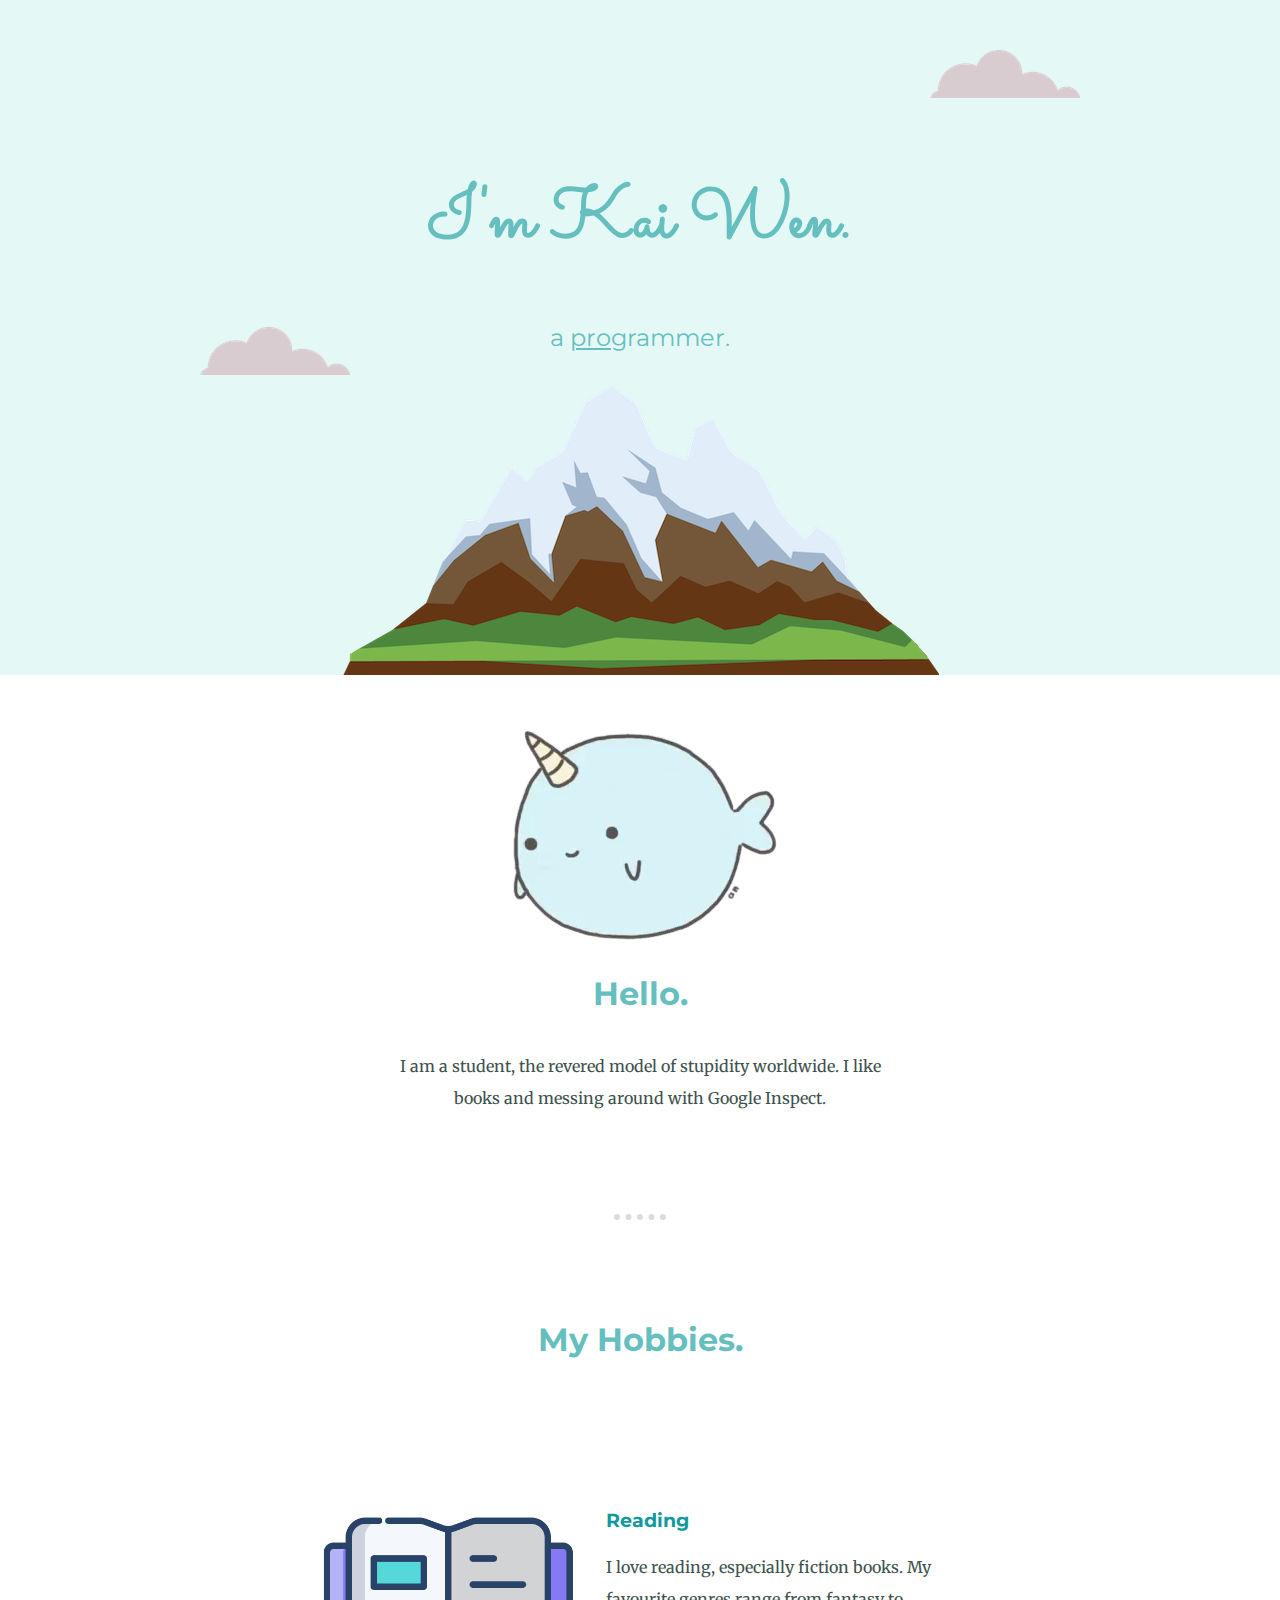
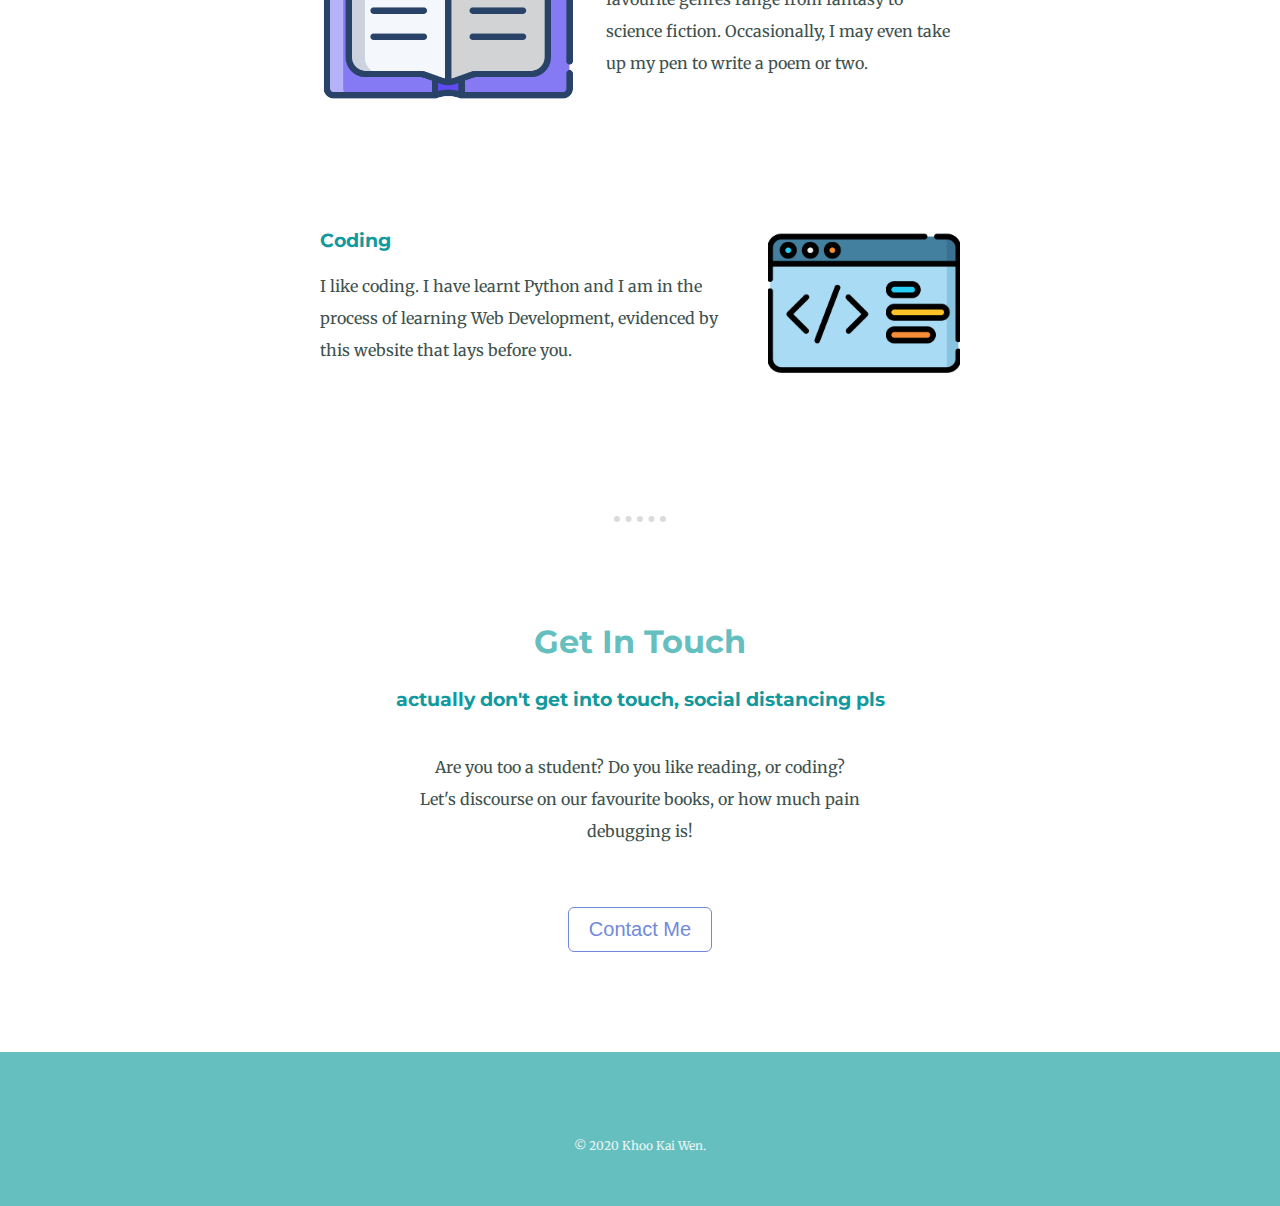
<file: CSS - My Site/index.html>
<!DOCTYPE html>
<html lang="en" dir="ltr">

<head>
  <meta charset="utf-8">
  <title>Khoo Kai Wen - Web Designer</title>
  <link rel="stylesheet" href="CSS/styles.css">
  <link href="https://fonts.googleapis.com/css2?family=Merriweather&family=Montserrat&family=Sacramento&display=swap" rel="stylesheet">

  <!--Favicon-->
  <link rel="apple-touch-icon" sizes="180x180" href="whale/apple-touch-icon.png">
  <link rel="icon" type="image/png" sizes="32x32" href="whale/favicon-32x32.png">
  <link rel="icon" type="image/png" sizes="16x16" href="whale/favicon-16x16.png">
  <link rel="manifest" href="whale/site.webmanifest">
</head>

<body>
  <div class="top-container">
    <img class="top-cloud" src="images/cloud.png" alt="cloud-image">
    <h1>I'm Kai Wen.</h1>
    <h2 class="subtitle">a <span class="pro">pro</span>grammer.</h2>
    <img class="bottom-cloud" src="images/cloud.png" alt="cloud-image">
    <br>
    <img class="" src="images/mountain.png" alt="mountain-image">
  </div>
  <br><br>
  <div class="middle-container">
    <div class="profile">
      <img src="images/awesomecute narwhal.png" alt="narwhal.png">
      <h2>Hello.</h2>
      <p class="about">I am a student, the revered model of stupidity worldwide. I like books and messing around with Google Inspect.</p>
    </div>
    <hr>
    <div class="skills" style="">
      <h2 style="margin-top: 100px;">My Hobbies.</h2>
      <div class="skill-row">
        <img class="book-img" src="images/book.png" alt="book.png" width="256px" height="200px">
        <h3>Reading</h3>
        <p>I love reading, especially fiction books. My favourite genres range from fantasy to science fiction. Occasionally, I may even take up my pen to write a poem or two.</p>
      </div>
      <div class="skill-row">
        <img class="code-img" src="images/code.png" alt="code.png" width="256px" height="230px">
        <h3>Coding</h3>
        <p>I like coding. I have learnt Python and I am in the process of learning Web Development, evidenced by this website that lays before you.</p>
      </div>
    </div>
    <hr>
    <div class="contact-me">
      <h2>Get In Touch</h2>
      <h3>actually don't get into touch, social distancing pls</h3>
      <p style="margin: 40px auto 60px; width:35%">Are you too a student? Do you like reading, or coding? Let's discourse on our favourite books, or how much pain debugging is!</p>
      <button class="btn">Contact Me</button>
    </div>
  </div>


  <div class="bottom-container">
    <!--<a class="footer-link" href="https://www.linkedin.com/">LinkedIn</a>
    <a class="footer-link" href="https://twitter.com/">Twitter</a>
    <a class="footer-link" href="https://www.appbrewery.co/">Website</a>-->
    <p style="color: #EAF6F6; font-size: 0.75rem; padding: 20px 0;">© 2020 Khoo Kai Wen.</p>
  </div>

</body>

</html>
</file>
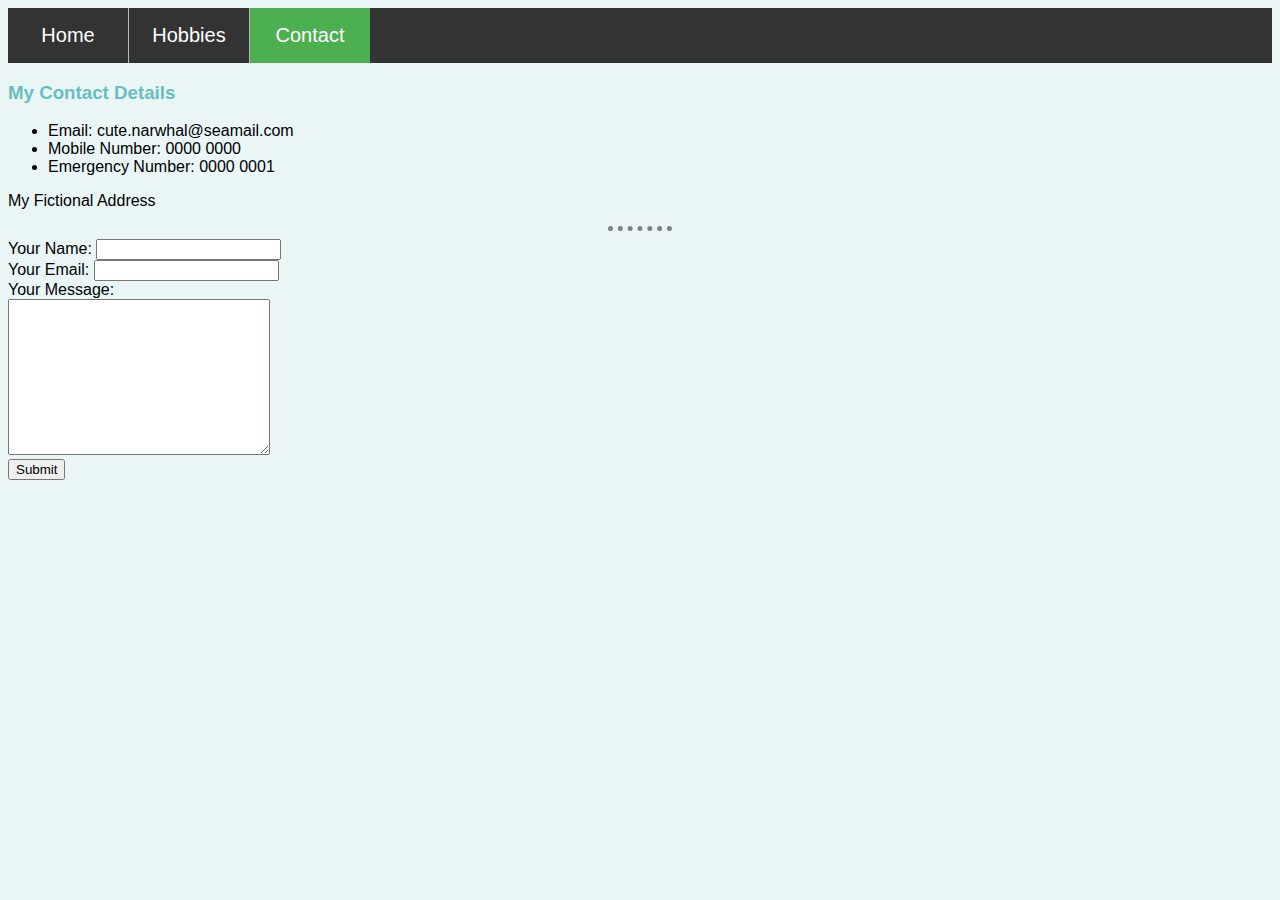
<file: HTML - Personal Site/contact.html>
<!DOCTYPE html>
<html lang="en" dir="ltr">
  <head>
    <meta charset="utf-8">
    <title>➳Contact Details➳</title>
    <link rel="stylesheet" href="css/styles.css">
    <link rel="apple-touch-icon" sizes="180x180" href="K/apple-touch-icon.png">
    <link rel="icon" type="image/png" sizes="32x32" href="K/favicon-32x32.png">
    <link rel="icon" type="image/png" sizes="16x16" href="K/favicon-16x16.png">
    <link rel="manifest" href="K/site.webmanifest">
  </head>
  <body>

    <ul class="navbar">
      <li class="navbar">
        <a href="index.html">Home</a>
      </li>
      <li class="navbar">
        <a href="hobbies.html">Hobbies</a>
      </li>
      <li class="navbar last">
        <a class="active" href="contact.html">Contact</a></a>
      </li>
    </ul>

    <h3>My Contact Details</h3>
    <ul>
      <li>Email: cute.narwhal@seamail.com</li>
      <li>Mobile Number: 0000 0000</li>
      <li>Emergency Number: 0000 0001</li>
    </ul>
    <p>My Fictional Address</p>
    <hr>
    <form action="mailto:eliyna.carienne@gmail.com" method="post" enctype="text/plain">
      <label for="">Your Name:</label>
      <input type="text" name="yourName"><br>
      <label for="">Your Email:</label>
      <input type="email" name="yourEmail"><br>
      <label for="">Your Message:</label><br>
      <textarea name="yourMessage" rows="10" cols="30"></textarea><br>
      <input type="submit">

    </form>
   </body>
</html>
</file>
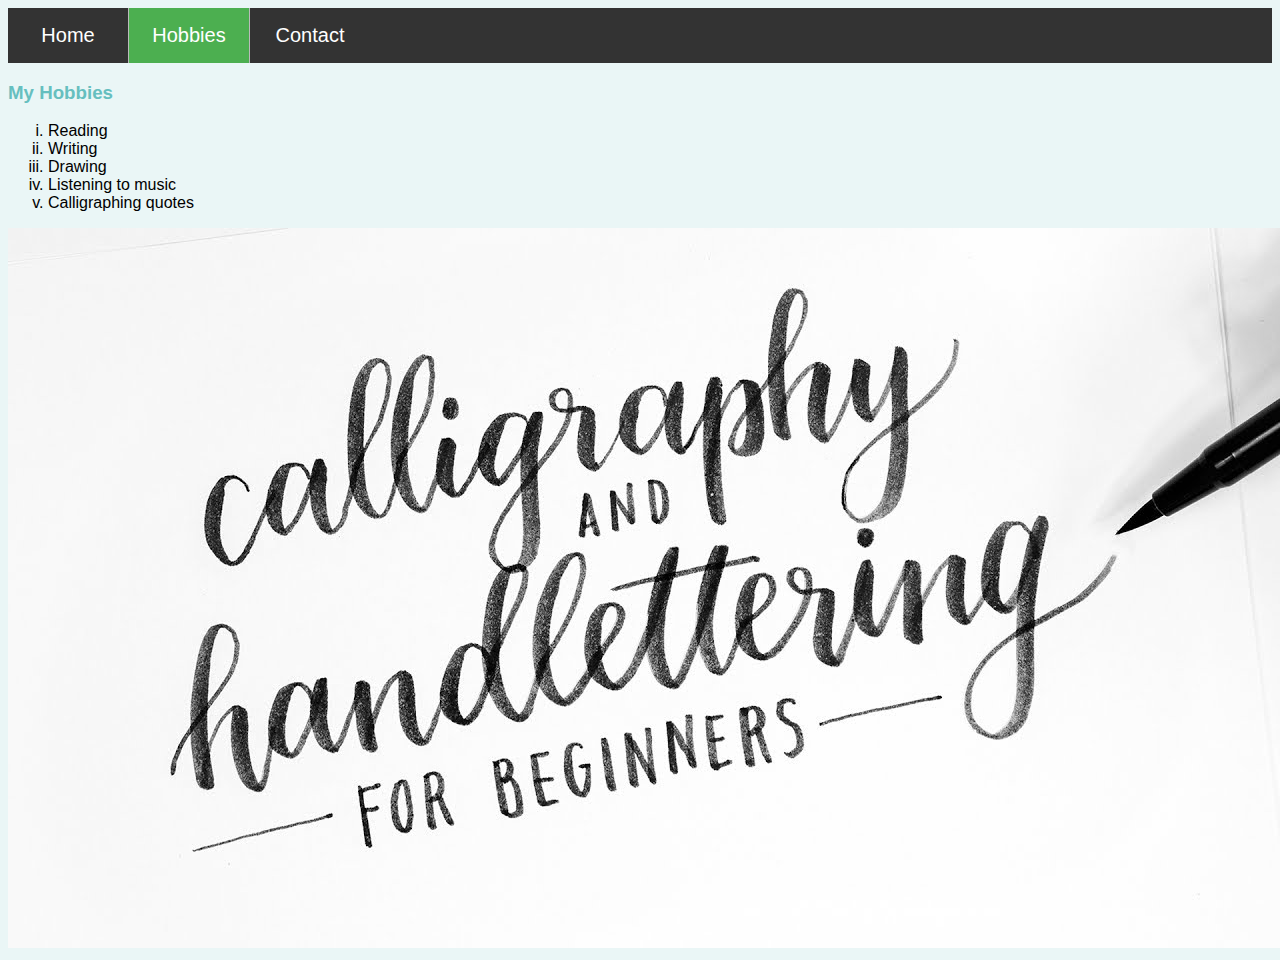
<file: HTML - Personal Site/hobbies.html>
<!DOCTYPE html>
<html lang="en" dir="ltr">

<head>
  <meta charset="utf-8">
  <title>➳My Hobbies➳</title>
  <link rel="stylesheet" href="css/styles.css">
  <link rel="apple-touch-icon" sizes="180x180" href="K/apple-touch-icon.png">
  <link rel="icon" type="image/png" sizes="32x32" href="K/favicon-32x32.png">
  <link rel="icon" type="image/png" sizes="16x16" href="K/favicon-16x16.png">
  <link rel="manifest" href="K/site.webmanifest">
</head>

<body>
  <ul class="navbar">
    <li class="navbar">
      <a href="index.html">Home</a>
    </li>
    <li class="navbar">
      <a class="active" href="hobbies.html">Hobbies</a>
    </li>
    <li class="navbar last">
      <a href="contact.html">Contact</a></a>
    </li>
  </ul>
  <h3>My Hobbies</h3>
  <ol type="i">
    <li>Reading</li>
    <li>Writing</li>
    <li>Drawing</li>
    <li>Listening to music</li>
    <li>Calligraphing quotes</li>
  </ol>
<img src="Images/Calligraphy.jpg" alt="calligraphy">
</body>

</html>
</file>
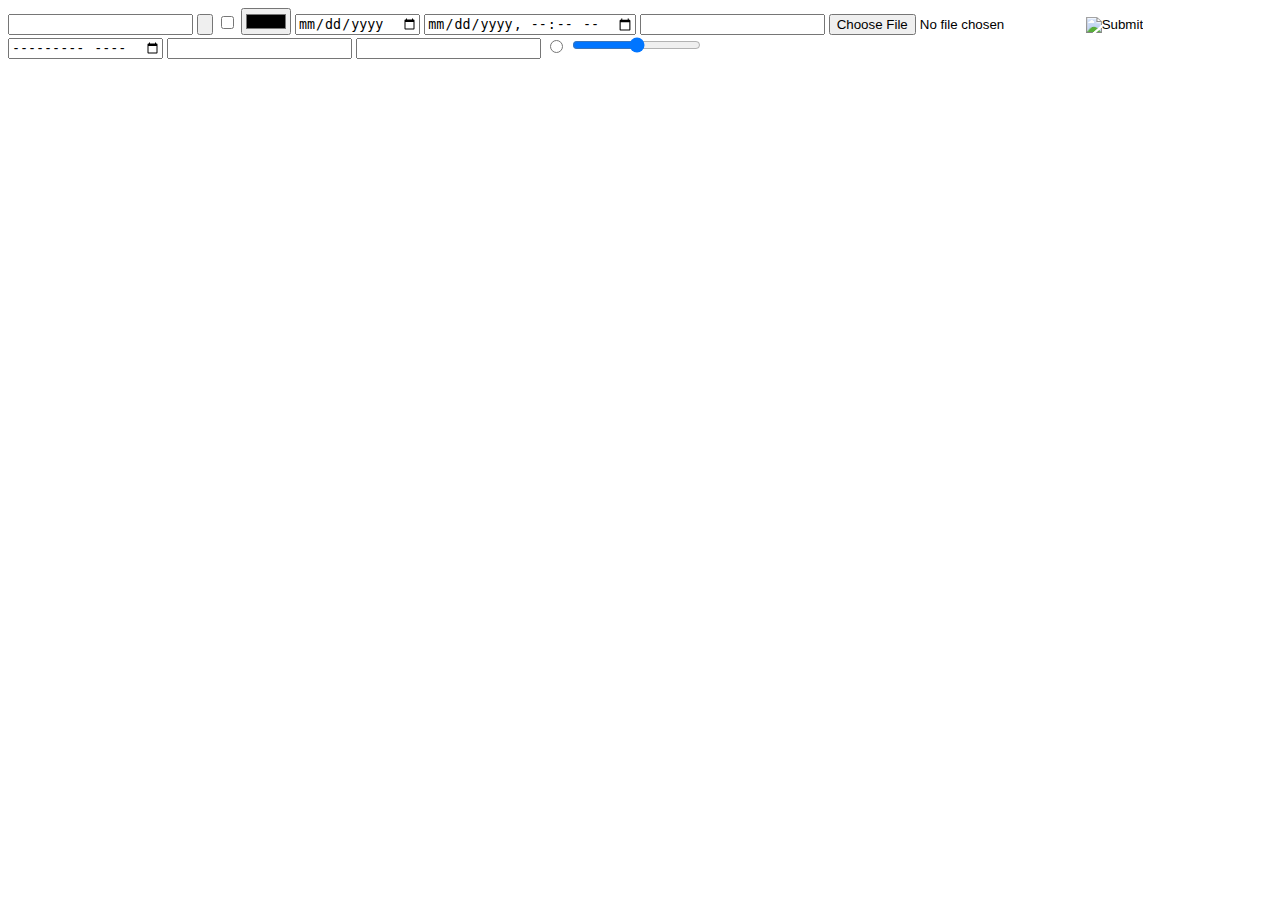
<file: HTML - Personal Site/input.html>
<!DOCTYPE html>
<html lang="en" dir="ltr">
  <head>
    <meta charset="utf-8">
    <title>Input Playground</title>
  </head>
  <body>
    <form class="" action="input.html" method="post">
      <label for=""></label>
      <input type="text">
      <input type="button">
      <input type="checkbox">
      <input type="color">
      <input type="date">
      <input type="datetime-local">
      <input type="email">
      <input type="file">
      <input type="hidden">
      <input type="image">
      <input type="month">
      <input type="number">
      <input type="password">
      <input type="radio">
      <input type="range">
    </form>
  </body>
</html>
</file>
<file: CSS - My Site/CSS/styles.css>
body {
  /*background-image: linear-gradient(red, yellow);*/
  margin: 0;
  text-align: center;
  font-family: "Merriweather", serif;
  background-color: # e4f9ff;fffdf9;
  color: #40514E;

}

::selection {
  background: #9be3de;
}

h1 {
  margin: 50px auto 0 auto;
  font-family: "Sacramento", cursive;
  font-size: 4.5rem;
  color: #66BFBF;
  line-height: 2;
}

h2 {
  font-family: 'Montserrat', sans-serif;
  font-size: 2rem;
  color: #66BFBF;
}

h3 {
  font-family: 'Montserrat', sans-serif;
  color: #11999E;
}

a{
  color: #11999E;
}

hr{
  border: none;
  border-top: dotted #dbdbdb 6px;
  width: 4%;
  margin: 100px auto;
}

p{
  line-height: 2;
}

/**CLASS SELECTORS**/
.top-container {
  background-color: #E4F9F5;
  position: relative;
  padding-top: 100px;
  line-height: 0;
}

.middle-container {
}


.bottom-container {
  margin: 100px auto 0 auto;
  padding: 50px 0 16px;
  background-color: #66BFBF;
  /*background-image: linear-gradient(purple, pink);
  background-color: #f67280;*/

}

.top-cloud {
  position: absolute;
  right: 200px;
  top: 50px;
}

.book-img {
  width: 40%;
  height: 40%;
  float: left;
  margin-right: 30px;
}

.code-img {
  width: 30%;
  height: 30%;
  float: right;
  margin-left: 30px;
}

.bottom-cloud {
  position: absolute;
  left: 200px;
  bottom: 300px;
}

.subtitle {
  font-size: 1.5rem;
  font-weight: normal;
  line-height: 2;
}

.pro {
  text-decoration-line: underline;
}

.about {
  width: 40%;
  margin: auto;
  padding-top: 10px;
}

.skill-row {
  width: 50%;
  margin: 150px auto;
  text-align: left;
}

.btn {
	font-family: 'Montserrats', sans-serif;
	border-radius: 6px;
	background: white;
	border: 1px solid #7289da;
	padding: 10px 20px 10px 20px;
	color: #7289da;
	font-size: 20px;
	transition: background 0.25s,color 0.5s;
}

.btn:hover {
	background: #7289da;
	color: white;
	cursor: pointer;
}

.btn:active {
	background:#7289da;
}

.footer-link {
  text-decoration: none;
  font-family: 'Montserrat', sans-serif;
  font-weight: bold;
  color: #11999E;
  margin: 10px 20px;
}

.footer-link:hover {
  color: #EAF6F6;
}
/**ID SELECTORS**/
</file>
<file: HTML - Personal Site/css/styles.css>
/***********TAG SELECTORS************/

::selection {
  background: #9be3de;
}
body {
  background-color: #EAF6F6;
  font-family: "Verdana", sans-serif;
  /*font-family: "Georgia", serif;*/
  /*font-family: "Lucida Console", monospace*/
}

hr {
  border-style:none;
  border-top-style: dotted;
  border-color: grey;
  border-width: 5px;
  width: 5%;
}

h1, h2, h3 {
  color: #66BFBF;
}


img{
  background-color: lavender;
}


/************CLASS SELECTORS*************/

.unicorn{
  background-color: #66BFBF;
}

.whale {
  background-color: #ff8ba7;
  float: left;
  margin-bottom: 20px;
}

.whale:hover {
  background-color: #ffc6c7;
}

.circular {
  border-radius: 100%;
}

.url:hover {
  color: #8bbabb;
}

ul.navbar{
  list-style-type: none;
  margin: 0;
  padding: 0;
  overflow: auto;
  background-color: #333333;
  font-size: 20px;
  position: -webkit-sticky; /* Safari */
  position: sticky;
  top: 0;
  width: 100%
}

li.navbar {
  float: left;
  border-right: 1px solid #bbb;
}

li.last {
  border-right: none;
}

li.navbar a {
  display: block;
  color: white;
  text-align: center;
  padding-top:16px;
  padding-bottom: 16px;
  width: 120px;
  text-decoration: none;
}

li.navbar a.active {
  background-color: #4CAF50;
  color: white;
}

li.navbar a:hover:not(.active) {
  background-color: #e7cdcd;
  color:black;

}
/******************ID SELECTORS*****************/

#heading {
  color: #8bbabb;
}
</file>
